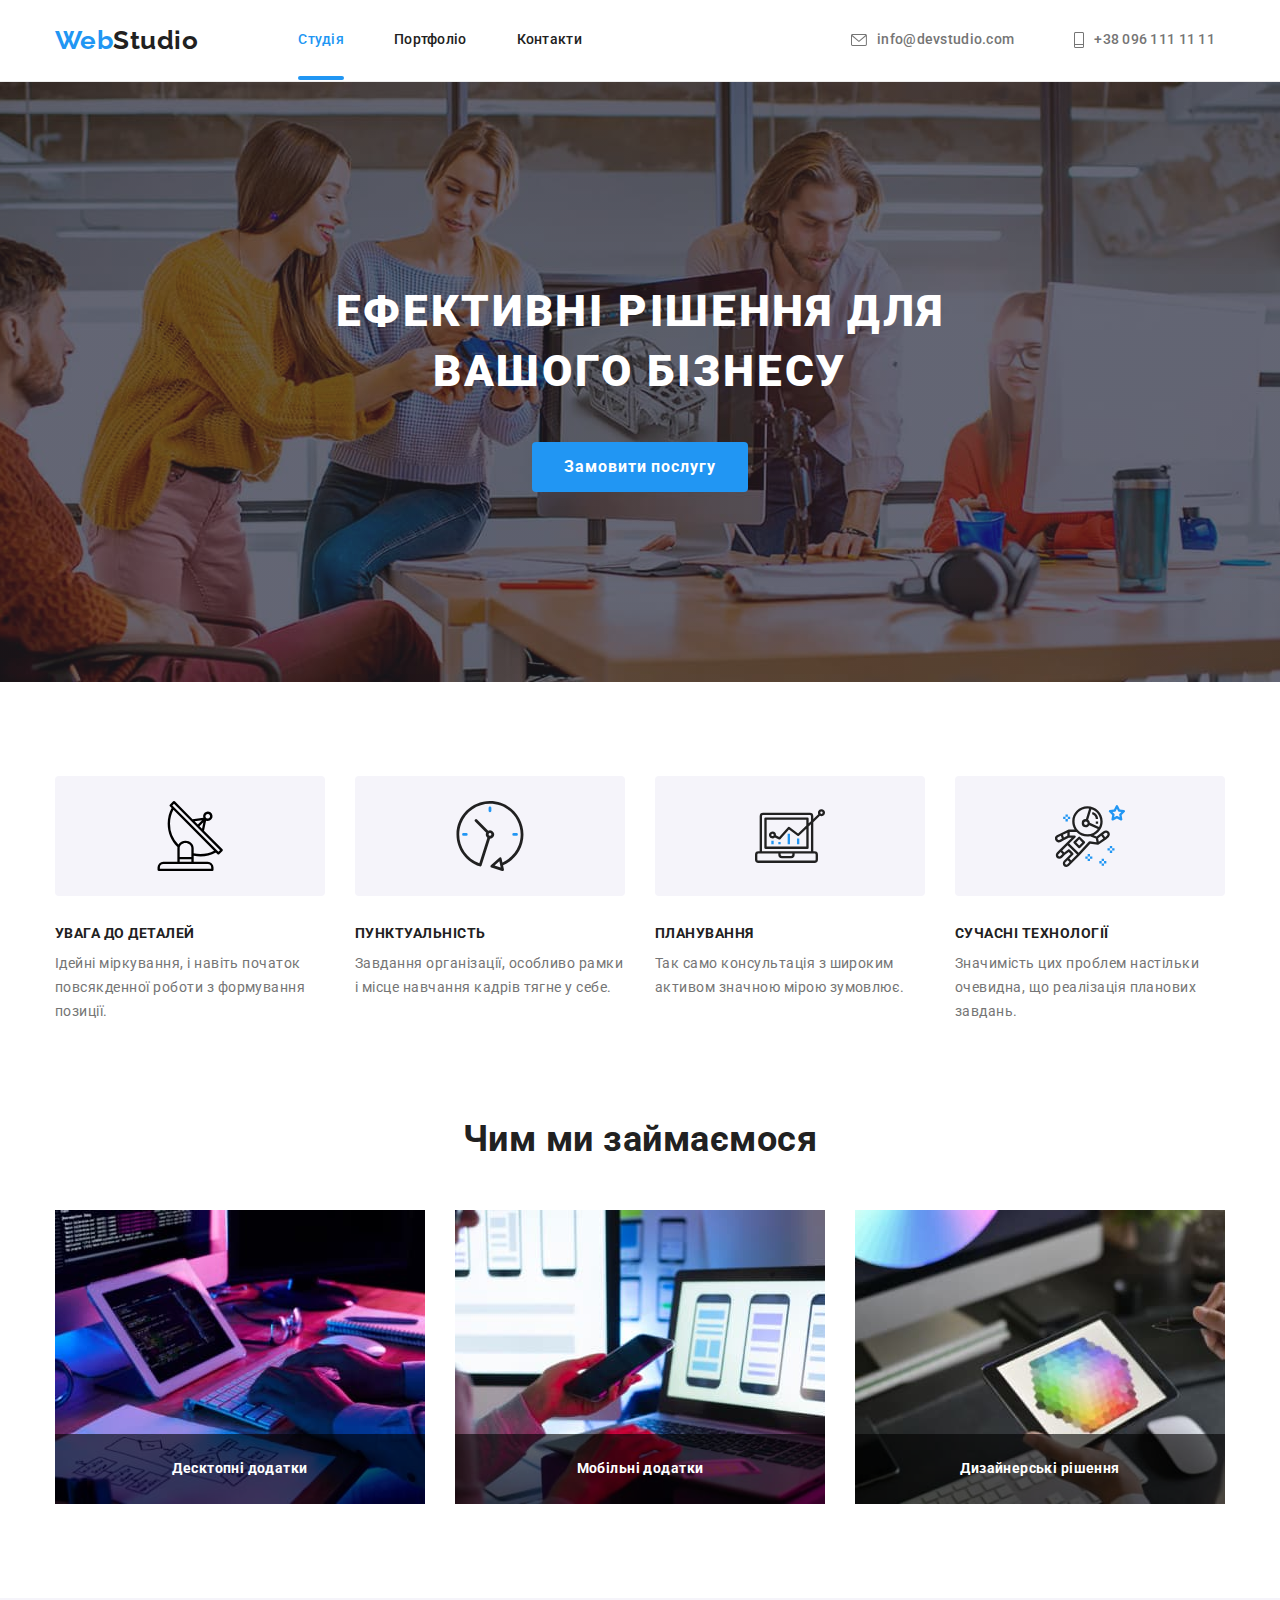
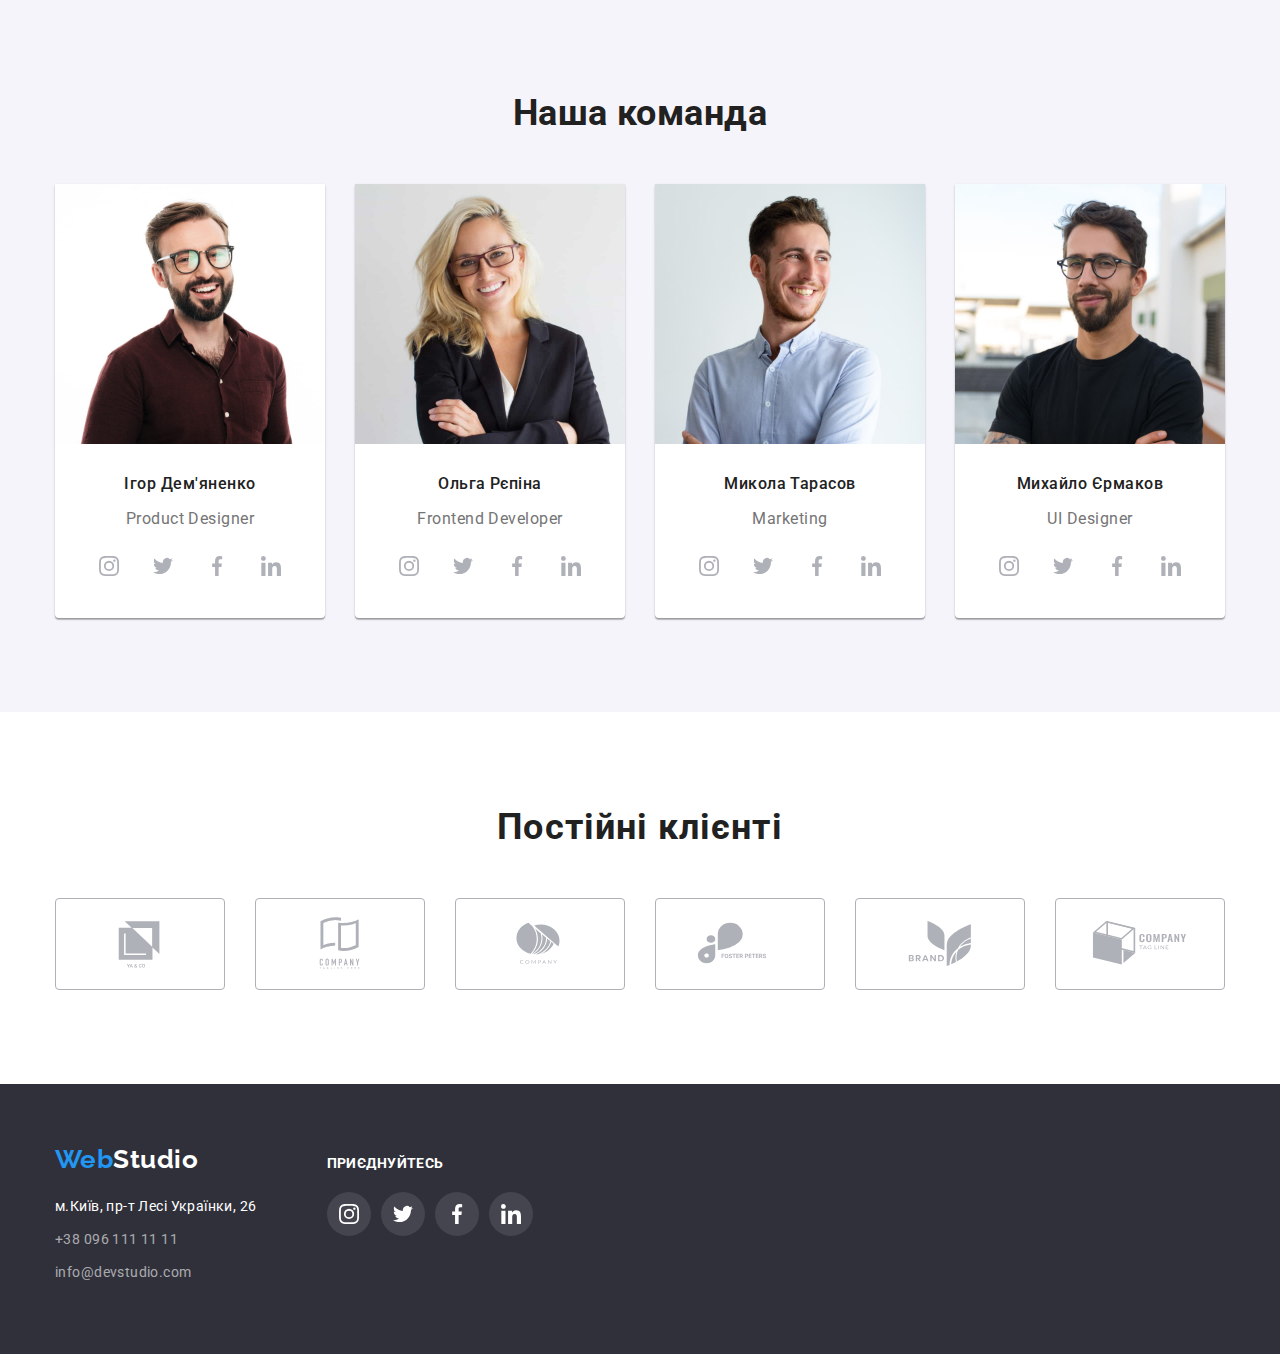
<file: index.html>
<!DOCTYPE html>
<html lang="en">
<head>
    <meta charset="UTF-8">
    <meta http-equiv="X-UA-Compatible" content="IE=edge">
    <meta name="viewport" content="width=device-width, initial-scale=1.0">
    <title>Document</title>
    <link rel="stylesheet" href="https://cdnjs.cloudflare.com/ajax/libs/modern-normalize/1.1.0/modern-normalize.min.css">
    <link rel="stylesheet" href="./css/styles.css">
    <link rel="preconnect" href="https://fonts.googleapis.com">
    <link rel="preconnect" href="https://fonts.gstatic.com" crossorigin>
    <link href="https://fonts.googleapis.com/css2?family=Raleway:wght@700&family=Roboto:wght@400;500;700;900&display=swap" rel="stylesheet">
</head>
</body>
<header class="page-header">
    <div class="container header-container">
    <nav class="site-nav">
        <a class="logo" href="./index.html"> <span class="logo-accent">Web</span><span class="logo-primary">Studio</span></a>
        <ul class="site-nav-list">
            <li class="contact-nav-link">
                <a class="link current" href="./index.html">Студія</a>
            </li>
            <li class="contact-nav-link">
                <a class="link" href="./portfolio.html">Портфоліо</a>
            </li>
            <li class="contact-nav-link">
                <a class="link" href="#">Контакти</a>
            </li>
        </ul>
    </nav>
    <ul class="contacts">
        <li class="contact-nav">
            <a class="contact-link" href="email:info@devstudio.com">
                <svg class="icon-contact" width="16" height="12">
                    <use href="./images/symbol-defs.svg#icon-email"></use>
                </svg>
                info@devstudio.com
            </a>
        </li>
        <li class="contact-nav">
            <a class="contact-link" href="tel:+380961111111">
                <svg class="icon-contact" width="10" height="16">
                    <use href="./images/symbol-defs.svg#icon-telefon"></use>
                </svg>
                +38 096 111 11 11
            </a>
        </li>
    </ul>
    </div>
</header> 
<main class="page-main">
    <section class="hero">
        <div class="container container-center">
            <h1 class="center">Ефективні рішення для <br> вашого бізнесу</h1>
            <button data-modal-open class="button" type="button">Замовити послугу</button>
                </div>
            </div>
        </div>
    </section>
    <section class="section">
        <div class="container">
            <ul class="benefits-container">
                <li class="benefits-compani">
                    <div class="block">
                        <svg class="icon-benefits" width="70" height="70">
                            <use href="./images/symbol-defs.svg#icon-Vector"></use>
                        </svg> 
                    </div>
                    <h3 class="benefits-title">УВАГА ДО ДЕТАЛЕЙ</h3>
                    <p class="benefits-text">Ідейні міркування, і навіть початок повсякденної роботи з формування позиції.</p>
                </li>
    
                <li class="benefits-compani"> 
                    <div class="block">
                        <svg class="icon-benefits" width="70" height="70">
                            <use href="./images/symbol-defs.svg#icon-clock"></use>
                        </svg>
                    </div>
                    <h3 class="benefits-title">ПУНКТУАЛЬНІСТЬ</h3>
                    <p class="benefits-text">Завдання організації, особливо рамки і місце навчання кадрів тягне у себе.</p>
                </li>
                <li class="benefits-compani">
                    <div class="block">
                        <svg class="icon-benefits" width="70" height="70">
                            <use href="./images/symbol-defs.svg#icon-diagram"></use>
                        </svg>
                    </div>
                    <h3 class="benefits-title">ПЛАНУВАННЯ</h3>
                    <p class="benefits-text">Так само консультація з широким активом значною мірою зумовлює.</p>
                </li>
                <li class="benefits-compani">
                    <div class="block">
                        <svg class="icon-benefits" width="70" height="70">
                            <use href="./images/symbol-defs.svg#icon-astronaut"></use>
                        </svg>
                    </div>
                    <h3 class="benefits-title">СУЧАСНІ ТЕХНОЛОГІЇ</h3>
                    <p class="benefits-text">Значимість цих проблем настільки очевидна, що реалізація планових завдань.</p>
                </li>
            </ul>
        </div>
    </section>
<section class="foto-work">
    <div class="container">
        <h2 class="title">Чим ми займаємося</h2>
        <ul class="title-container">
            <li class="work-foto">
                <img class="section-foto" src="./images/IMG/img.jpg" alt="foto text taping" width="370">
                <div class="description">
                    Десктопні додатки
                </div>
            </li>
            <li class="work-foto">
                <img class="section-foto" src="./images/IMG/img1.jpg" alt="foto aplication apoading" width="370">
                <div class="description">
                    Мобільні додатки
                </div>
            </li>
            <li class="work-foto">
                <img class="section-foto" src="./images/IMG/img2.jpg" alt="foto tablet graffics" width="370">
                <div class="description">
                    Дизайнерські рішення
                </div>
            </li>
        </ul>
    </div>
</section>
<section class="work">
    <div class="container">
        <h2 class="title">Наша команда</h2>
        <ul class="work-container">
            <li class="personal">
                <img class="section-img" src="./images/comand/img.jpg" alt="foto Дем'яненко" width="270">
                <div class="job">
                    <h3 class="section-title">Ігор Дем'яненко</h3>
                    <p class="section-text">Product Designer</p>
                    <ul class="social-list">
                        <li class="icon-social" >
                            <a class="icon-item-link" href="#">
                                <svg class="icon" width="20" height="20">
                                    <use href="./images/symbol-defs.svg#icon-instagram"></use>
                                </svg>
                            </a>
                        </li>
                        <li class="icon-social" >
                            <a class="icon-item-link" href="#">
                                <svg class="icon" width="20" height="20">
                                    <use href="./images/symbol-defs.svg#icon-twitter"></use>
                                </svg>
                            </a>
                        </li>
                        <li class="icon-social" >
                            <a class="icon-item-link" href="#">
                                <svg class="icon" width="20" height="20"> 
                                    <use href="./images/symbol-defs.svg#icon-facebook"></use>
                                </svg>
                            </a>
                        </li>
                        <li class="icon-social" >
                            <a class="icon-item-link" href="#">
                                <svg class="icon" width="20" height="20">
                                    <use href="./images/symbol-defs.svg#icon-linkedin"></use>
                                </svg>
                            </a>
                        </li>
                    </ul>
                </div>
            </li>
            <li class="personal">
                <img class="section-img" src="./images/comand/img1.jpg" alt="foto Рєпіна" width="270">
                <div class="job">
                    <h3 class="section-title">Ольга Рєпіна</h3>
                    <p class="section-text">Frontend Developer</p>
                    <ul class="social-list">
                        <li class="icon-social" >
                            <a class="icon-item-link" href="#">
                                <svg class="icon" width="20" height="20">
                                    <use href="./images/symbol-defs.svg#icon-instagram"></use>
                                </svg>
                            </a>
                        </li>
                        <li class="icon-social" >
                            <a class="icon-item-link" href="#">
                                <svg class="icon" width="20" height="20">
                                    <use href="./images/symbol-defs.svg#icon-twitter"></use>
                                </svg>
                            </a>
                        </li>
                        <li class="icon-social" >
                            <a class="icon-item-link" href="#">
                                <svg class="icon" width="20" height="20"> 
                                    <use href="./images/symbol-defs.svg#icon-facebook"></use>
                                </svg>
                            </a>
                        </li>
                        <li class="icon-social" >
                            <a class="icon-item-link" href="#">
                                <svg class="icon" width="20" height="20">
                                    <use href="./images/symbol-defs.svg#icon-linkedin"></use>
                                </svg>
                            </a>
                        </li>
                    </ul>
                </div>
            </li>
            <li class="personal">
                <img class="section-img" src="./images/comand/img2.jpg" alt="foto Тарасов" width="270">
                <div class="job">
                    <h3 class="section-title">Микола Тарасов</h3>
                    <p class="section-text">Marketing</p>
                    <ul class="social-list">
                        <li class="icon-social" >
                            <a class="icon-item-link" href="#">
                                <svg class="icon" width="20" height="20">
                                    <use href="./images/symbol-defs.svg#icon-instagram"></use>
                                </svg>
                            </a>
                        </li>
                        <li class="icon-social" >
                            <a class="icon-item-link" href="#">
                                <svg class="icon" width="20" height="20">
                                    <use href="./images/symbol-defs.svg#icon-twitter"></use>
                                </svg>
                            </a>
                        </li>
                        <li class="icon-social" >
                            <a class="icon-item-link" href="#">
                                <svg class="icon" width="20" height="20"> 
                                    <use href="./images/symbol-defs.svg#icon-facebook"></use>
                                </svg>
                            </a>
                        </li>
                        <li class="icon-social" >
                            <a class="icon-item-link" href="#">
                                <svg class="icon" width="20" height="20">
                                    <use href="./images/symbol-defs.svg#icon-linkedin"></use>
                                </svg>
                            </a>
                        </li>
                    </ul>
                </div>
            </li>
            <li class="personal">
                <img class="section-img" src="./images/comand/img3.jpg" alt="foto Єрмаков" width="270">
                <div class="job">
                    <h3 class="section-title">Михайло Єрмаков</h3>
                    <p class="section-text">UI Designer</p>
                    <ul class="social-list">
                        <li class="icon-social" >
                            <a class="icon-item-link" href="#">
                                <svg class="icon" width="20" height="20">
                                    <use href="./images/symbol-defs.svg#icon-instagram"></use>
                                </svg>
                            </a>
                        </li>
                        <li class="icon-social" >
                            <a class="icon-item-link" href="#">
                                <svg class="icon" width="20" height="20">
                                    <use href="./images/symbol-defs.svg#icon-twitter"></use>
                                </svg>
                            </a>
                        </li>
                        <li class="icon-social" >
                            <a class="icon-item-link" href="#">
                                <svg class="icon" width="20" height="20"> 
                                    <use href="./images/symbol-defs.svg#icon-facebook"></use>
                                </svg>
                            </a>
                        </li>
                        <li class="icon-social" >
                            <a class="icon-item-link" href="#">
                                <svg class="icon" width="20" height="20">
                                    <use href="./images/symbol-defs.svg#icon-linkedin"></use>
                                </svg>
                            </a>
                        </li>
                    </ul>
                </div>
            </li>
        </ul></div>
</section>
<section class="client">
    <div class="conteiner">
        <h3 class="client-permanent">Постійні клієнті</h3>
        <ul class="name-client">
            <li class="logo-client">
                <a class="icon-logo-client" href="">
                    <svg class="icon-logo" width="106" height="60">
                    <use href="./images/symbol-defs.svg#icon-Logo"></use>
                    </svg>
                </a>
            </li>
            <li class="logo-client">
                <a class="icon-logo-client" href="">
                    <svg class="icon-logo" width="106" height="60">
                        <use href="./images/symbol-defs.svg#icon-Logo-1"></use>
                    </svg>
                </a>
            </li>
            <li class="logo-client">
                <a class="icon-logo-client" href="">
                    <svg class="icon-logo" width="106" height="60">
                        <use href="./images/symbol-defs.svg#icon-Logo-2"></use>
                    </svg>
                </a>
            </li>
            <li class="logo-client">
                <a class="icon-logo-client" href="">
                    <svg class="icon-logo" width="106" height="60">
                        <use href="./images/symbol-defs.svg#icon-Logo-3"></use>
                    </svg>
                </a>
            </li>
            <li class="logo-client">
                <a class="icon-logo-client" href="">
                    <svg class="icon-logo" width="106" height="60">
                        <use href="./images/symbol-defs.svg#icon-Logo-4"></use>
                    </svg>
                </a>
            </li>
            <li class="logo-client">
                <a class="icon-logo-client" href="">
                    <svg class="icon-logo" width="106" height="60">
                    <use href="./images/symbol-defs.svg#icon-Logo-5"></use>
                </svg>
            </a>
            </li>
        </ul>
    </div>
</section>
</main>
<footer class="footer">
    <div class="container footer-container">
        <div class="footer-address-box">
            <a class="logo logo-footer" href="./index.html"> <span class="logo-accent">Web</span><span class="logo-primary">Studio</span></a>    
        <address>
        <ul class="contact">
            <li class="contact-footer">
                <a class="footer-link footer-address" href="https://goo.gl/maps/YLcZyGkc4DeghfoG7" target="_blank" rel="noopener noreferrer nofollow">м.Київ, пр-т Лесі Українки, 26</a>
            </li> 
            <li class="contact-footer">
                <a class="footer-link" href="tel:+380961111111">+38 096 111 11 11</a>
            </li>
            <li class="contact-footer">
                <a class="footer-link footer-link-emeil" href="emeil:info@devstudio.com">info@devstudio.com</a>
            </li>
        </ul>
        </div>
        <div class="footer-social-box">
            <p class="item-footer">Приєднуйтесь</h3>
            <ul class="social-footer list">
                <li class="icon-social" >
                    <a class="icon-footer-link" href="#" target="_blank" rel="noreferrer noopener">
                        <svg class="icon-footer" width="20" height="20">
                            <use href="./images/symbol-defs.svg#icon-instagram"></use>
                        </svg>
                    </a>
                </li>
                <li class="icon-social" >
                    <a class="icon-footer-link" href="#" target="_blank" rel="noreferrer noopener">
                        <svg class="icon-footer" width="20" height="20">
                            <use href="./images/symbol-defs.svg#icon-twitter"></use>
                        </svg>
                    </a>
                </li>
                <li class="icon-social" >
                    <a class="icon-footer-link" href="#" target="_blank" rel="noreferrer noopener">
                        <svg class="icon-footer" width="20" height="20"> 
                            <use href="./images/symbol-defs.svg#icon-facebook"></use>
                        </svg>
                    </a>
                </li>
                <li class="icon-social" >
                    <a class="icon-footer-link" href="#" target="_blank" rel="noreferrer noopener">
                        <svg class="icon-footer" width="20" height="20">
                            <use href="./images/symbol-defs.svg#icon-linkedin"></use>
                        </svg>
                    </a>
                </li>
            </ul>
        </div>
        </address>
    </div>
</footer>

<div class="backdrop is-hidden" data-modal>
    <div class="modal">
        <button class="button-modal" type="button" data-modal-close>
            <svg class="icon-close" width="11" height="11">
                <use href="./images/icon/symbol-defs.svg#icon-Close"></use>
            </svg>
        </button>
    </div>
</div>

<script src="./js/modal.js"></script>
</body>
</html>
</file>
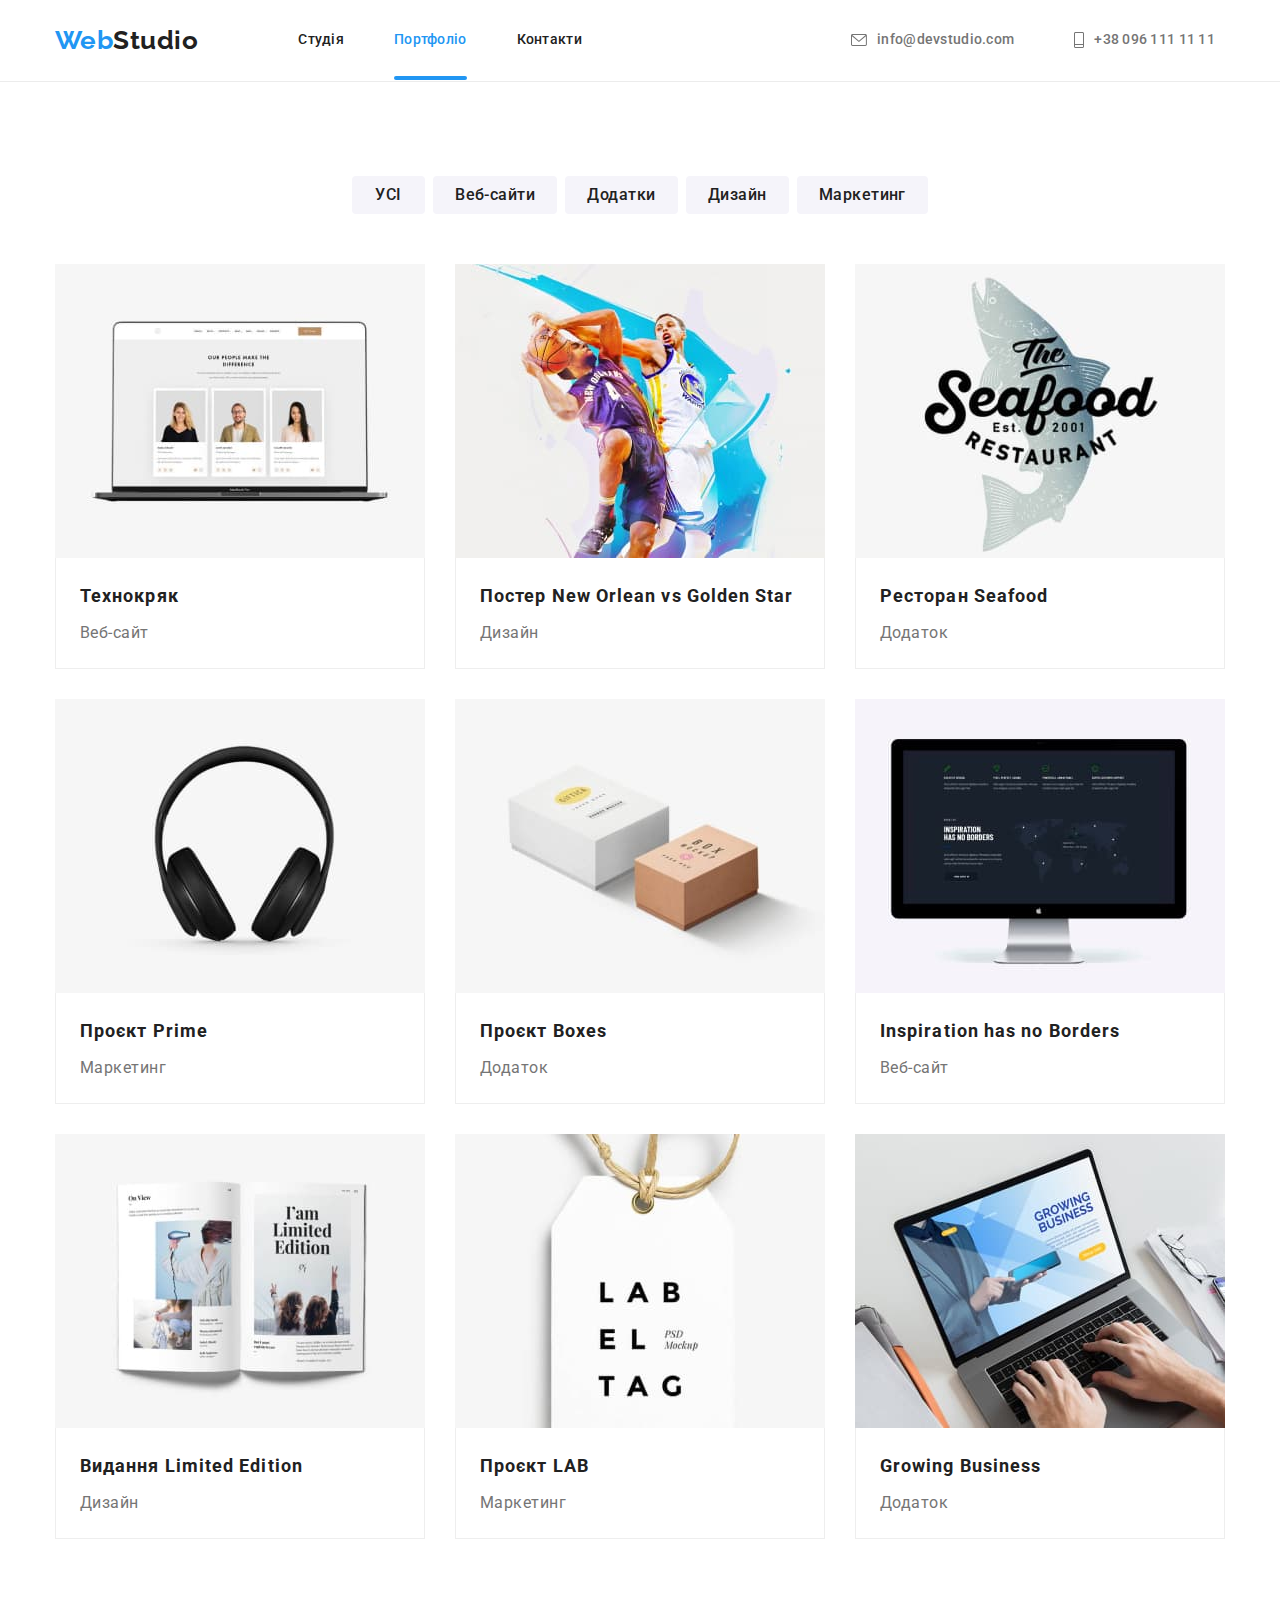
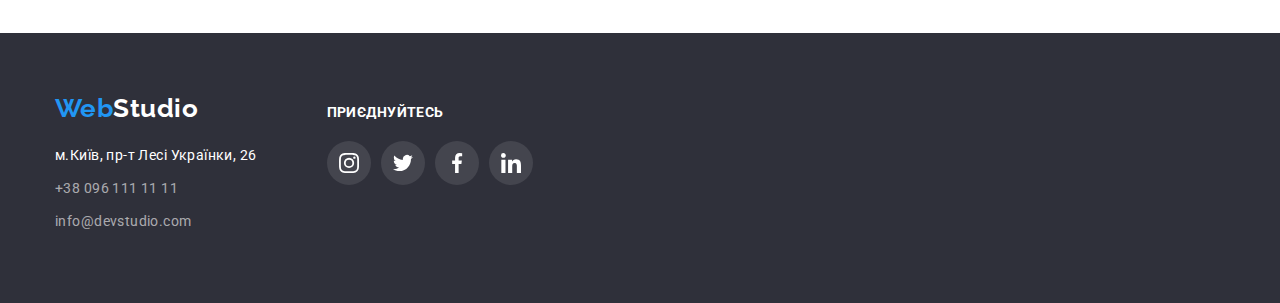
<file: portfolio.html>
<!DOCTYPE html>
<html lang="en">
<head>
    <meta charset="UTF-8">
    <meta http-equiv="X-UA-Compatible" content="IE=edge">
    <meta name="viewport" content="width=device-width, initial-scale=1.0">
    <title>Document</title>
    <link rel="stylesheet" href="https://cdnjs.cloudflare.com/ajax/libs/modern-normalize/1.1.0/modern-normalize.min.css">
    <link rel="stylesheet" href="./css/styles.css">
    <link rel="preconnect" href="https://fonts.googleapis.com">
    <link rel="preconnect" href="https://fonts.gstatic.com" crossorigin>
    <link href="https://fonts.googleapis.com/css2?family=Raleway:wght@700&family=Roboto:wght@400;500;700;900&display=swap" rel="stylesheet">
</head>
<body>
    <header class="page">
        <div class="container header-container">
            <nav class="site-nav">
                <a class="logo" href="./index.html"> <span class="logo-accent">Web</span><span class="logo-primary">Studio</span></a>
                <ul class="site-nav-list">
                    <li class="contact-nav-link">
                        <a class="link" href="./index.html">Студія</a>
                    </li>
                    <li class="contact-nav-link">
                        <a class="link current" href="./portfolio.html">Портфоліо</a>
                    </li>
                    <li class="contact-nav-link">
                        <a class="link" href="#">Контакти</a>
                    </li>
                </ul>
            </nav>
            <ul class="contacts">
                <li class="contact-nav">
                    <a class="contact-link" href="email:info@devstudio.com">
                        <svg class="icon-contact" width="16" height="12">
                            <use href="./images/symbol-defs.svg#icon-email"></use>
                        </svg>
                        info@devstudio.com
                    </a>
                </li>
                <li class="contact-nav">
                    <a class="contact-link" href="tel:+380961111111">
                        <svg class="icon-contact" width="10" height="16">
                            <use href="./images/symbol-defs.svg#icon-telefon"></use>
                        </svg>
                        +38 096 111 11 11
                    </a>
                </li>
            </ul>
            </div>
    </header>
    <main class="page-main">
        <section class="general">
            <div class="container">
                <ul class="features">
                    <li class="features-link">
                        <button class="link-button" type="button">УСІ</button>
                    </li>
                    <li class="features-link">
                        <button class="link-button" type="button">Веб-сайти</button>
                    </li>
                    <li class="features-link">
                        <button class="link-button" type="button">Додатки</button>
                    </li>
                    <li class="features-link">
                        <button class="link-button" type="button">Дизайн</button>
                    </li>
                    <li class="features-link">
                        <button class="link-button" type="button">Маркетинг</button>
                    </li>
                </ul> 
                <ul class="projects">
                    <li class="different-project">
                        <a class="different-project-link" href="">
                            <div class="img-wrapper">
                                <img class="projects-img" src="./images/portfolio/laptop.jpg" alt="laptop" width="270">
                            <div class="project-dasckription">
                                Ресурс пропонує комплексні пропозиції з різним рівнем функціоналу та сервісів. Все це дозволить відвідувачу отримати вичерпні відомості про компанію чи приватну особу.
                            </div>
                            </div>
                            <div class="different-projects">
                                <h2 class="projects-title">Технокряк</h2>
                                <p class="projects-text">Веб-сайт</p>
                            </div>
                        </a>
                    </li>
                    <li class="different-project">
                        <a class="different-project-link" href="">
                            <div class="img-wrapper">
                            <img class="projects-img" src="./images/portfolio/sport.jpg" alt="sport" width="270">
                            <div class="project-dasckription">
                                Ресурс пропонує комплексні пропозиції з різним рівнем функціоналу та сервісів. Все це дозволить відвідувачу отримати вичерпні відомості про компанію чи приватну особу.
                            </div>
                            </div>
                        <div class="different-projects">
                            <h2 class="projects-title">Постер New Orlean vs Golden Star</h2>
                            <p class="projects-text">Дизайн</p>  
                        </div>
                        </a>
                    </li>
                    <li class="different-project">
                    <a class="different-project-link" href="">
                        <div class="img-wrapper">
                        <img class="projects-img" src="./images/portfolio/logo-restaurant.jpg" alt="logo-restaurant" width="270">
                        <div class="project-dasckription">
                                Ресурс пропонує комплексні пропозиції з різним рівнем функціоналу та сервісів. Все це дозволить відвідувачу отримати вичерпні відомості про компанію чи приватну особу.
                            </div>
                            </div>
                        <div class="different-projects">
                            <h2 class="projects-title">Ресторан Seafood</h2>
                            <p class="projects-text">Додаток</p>
                        </div>
                    </a>
                    </li>
                    <li class="different-project">
                        <a class="different-project-link" href="">
                            <div class="img-wrapper">
                            <img class="projects-img" src="./images/portfolio/headphones.jpg" alt="headphones" width="270">
                            <div class="project-dasckription">
                                Ресурс пропонує комплексні пропозиції з різним рівнем функціоналу та сервісів. Все це дозволить відвідувачу отримати вичерпні відомості про компанію чи приватну особу.
                            </div>
                            </div>
                        <div class="different-projects">
                            <h2 class="projects-title">Проєкт Prime</h2>
                            <p class="projects-text">Маркетинг</p> 
                        </div>
                        </a>
                    </li>
                    <li class="different-project">
                        <a class="different-project-link" href="">
                            <div class="img-wrapper">
                            <img class="projects-img" src="./images/portfolio/open-box.jpg" alt="open-box" width="270">
                            <div class="project-dasckription">
                                Ресурс пропонує комплексні пропозиції з різним рівнем функціоналу та сервісів. Все це дозволить відвідувачу отримати вичерпні відомості про компанію чи приватну особу.
                            </div>
                            </div>
                        <div class="different-projects">
                            <h2 class="projects-title">Проєкт Boxes</h2>
                            <p class="projects-text">Додаток</p>  
                        </div>
                        </a>
                    </li>
                    <li class="different-project">
                        <a class="different-project-link" href="">
                            <div class="img-wrapper">
                            <img class="projects-img" src="./images/portfolio/desktop.jpg" alt="desktop" width="270">
                            <div class="project-dasckription">
                                Ресурс пропонує комплексні пропозиції з різним рівнем функціоналу та сервісів. Все це дозволить відвідувачу отримати вичерпні відомості про компанію чи приватну особу.
                            </div>
                            </div>
                        <div class="different-projects">
                            <h2 class="projects-title">Inspiration has no Borders</h2>
                            <p class="projects-text">Веб-сайт</p>
                        </div>
                        </a>
                    </li>
                    <li class="different-project">
                        <a class="different-project-link" href="">
                            <div class="img-wrapper">
                            <img class="projects-img" src="./images/portfolio/book.jpg" alt="book" width="270">
                            <div class="project-dasckription">
                                Ресурс пропонує комплексні пропозиції з різним рівнем функціоналу та сервісів. Все це дозволить відвідувачу отримати вичерпні відомості про компанію чи приватну особу.
                            </div>
                            </div>
                        <div class="different-projects">
                            <h2 class="projects-title">Видання Limited Edition</h2>
                            <p class="projects-text">Дизайн</p>
                        </div>
                        </a>
                    </li>
                    <li class="different-project">
                        <a class="different-project-link" href="">
                            <div class="img-wrapper">
                            <img class="projects-img" src="./images/portfolio/lab.jpg" alt="lab" width="270">
                            <div class="project-dasckription">
                                Ресурс пропонує комплексні пропозиції з різним рівнем функціоналу та сервісів. Все це дозволить відвідувачу отримати вичерпні відомості про компанію чи приватну особу.
                            </div>
                            </div>
                        <div class="different-projects">
                            <h2 class="projects-title">Проєкт LAB</h2>
                            <p class="projects-text">Маркетинг</p> 
                        </div>
                        </a>
                    </li>
                    <li class="different-project">
                        <a class="different-project-link" href="">
                            <div class="img-wrapper">
                            <img class="projects-img" src="./images/portfolio/tapping-text.jpg" alt="tapping-text" width="270">
                            <div class="project-dasckription">
                                Ресурс пропонує комплексні пропозиції з різним рівнем функціоналу та сервісів. Все це дозволить відвідувачу отримати вичерпні відомості про компанію чи приватну особу.
                            </div>
                            </div>
                        <div class="different-projects">
                            <h2 class="projects-title">Growing Business</h2>
                            <p class="projects-text">Додаток</p>
                        </div>
                        </a>
                    </li>
                </ul>
            </div>
        </section>
    </main>
    <footer class="footer">
        <div class="container footer-container">
            <div class="footer-address-box">
                <a class="logo logo-footer" href="./index.html"> <span class="logo-accent">Web</span><span class="logo-primary">Studio</span></a>    
            <address>
            <ul class="contact">
                <li class="contact-footer">
                    <a class="footer-link footer-address" href="https://goo.gl/maps/YLcZyGkc4DeghfoG7" target="_blank" rel="noopener noreferrer nofollow">м.Київ, пр-т Лесі Українки, 26</a>
                </li> 
                <li class="contact-footer">
                    <a class="footer-link" href="tel:+380961111111">+38 096 111 11 11</a>
                </li>
                <li class="contact-footer">
                    <a class="footer-link footer-link-emeil" href="emeil:info@devstudio.com">info@devstudio.com</a>
                </li>
            </ul>
            </div>
            <div class="footer-social-box">
                <p class="item-footer">Приєднуйтесь</h3>
                <ul class="social-footer list">
                    <li class="icon-social" >
                        <a class="icon-footer-link" href="#" target="_blank" rel="noreferrer noopener">
                            <svg class="icon-footer" width="20" height="20">
                                <use href="./images/symbol-defs.svg#icon-instagram"></use>
                            </svg>
                        </a>
                    </li>
                    <li class="icon-social" >
                        <a class="icon-footer-link" href="#" target="_blank" rel="noreferrer noopener">
                            <svg class="icon-footer" width="20" height="20">
                                <use href="./images/symbol-defs.svg#icon-twitter"></use>
                            </svg>
                        </a>
                    </li>
                    <li class="icon-social" >
                        <a class="icon-footer-link" href="#" target="_blank" rel="noreferrer noopener">
                            <svg class="icon-footer" width="20" height="20"> 
                                <use href="./images/symbol-defs.svg#icon-facebook"></use>
                            </svg>
                        </a>
                    </li>
                    <li class="icon-social" >
                        <a class="icon-footer-link" href="#" target="_blank" rel="noreferrer noopener">
                            <svg class="icon-footer" width="20" height="20">
                                <use href="./images/symbol-defs.svg#icon-linkedin"></use>
                            </svg>
                        </a>
                    </li>
                </ul>
            </div>
            </address>
        </div>
    </footer>
    
</body>
</html>
</file>
<file: css/styles.css>
:root {
    --primary-text-color: #212121;
    --title-text-color: #757575;
    --accent-color: #2196f3;
    --primary-white-color: #FFFFFF;
    }
    
    h1, h2, h3, h4 {
    margin: 0;
    }
    
    ul, li, p {
    margin: 0;
    padding: 0;
    }
    
    
    body {
        margin: 0;
        background-color: var(--primary-white-color);
        color: var(--primary-text-color);
    
        font-family: Roboto, sans-serif;
        letter-spacing: 0.03em;}
    
    ul {
        list-style: none;}
    
    .container {
        width: 1200px;
        margin: 0 auto;
        padding: 0 15px;
    }
    
    .header-container {
        display: flex;
        justify-content: space-between;
    }
    
    .page-header {
        border-bottom: 1px solid #ECECEC;
    }
    
    .page {
        border-bottom: 1px solid #ECECEC;
    }
    
    .logo {
        display: block;
        margin-right: 50px;
        padding: 25px 0px;
    
        font-family: Raleway, sans-serif;
        font-weight: 700;
        font-size: 26px;
        line-height: 1.19;
        text-decoration: none;
    }
    
    .logo-accent {
        color: var(--accent-color);}
    
    .logo-primary {
        color: var(--primary-text-color);
    }
    
    .site-nav a {
        display: inline-block;
        color: var(--primary-text-color)}
    
    .link {
        font-family: Roboto;
        font-size: 14px;
        font-weight: 500;
        line-height: 1.14;
        letter-spacing: 0.02em;
        text-align: left;

        transition: color 250ms cubic-bezier(0.4, 0, 0.2, 1);
    }
    
    .link:hover,
    .link:focus  {
        color: var(--accent-color);
    }
    
    .site-nav {
        display: flex;
    }
    
    .site-nav-list {
        display: flex;
        align-items: center;
        margin: 0px 50px;
        
    }
    
    
    .site-nav .link {
        text-decoration: none;
    }
    
     .contact-nav-link {
        margin-right: 50px;
        position: relative;
     }
    
     .site-nav-list .link {
        padding: 32px 0;
     }
    
     .site-nav-list .link.current {
        color: var(--accent-color);
     }
    
     .contact-nav-link:last-child{
        margin-right: 0;
     } 
     .current::after {
        content: '';
        position: absolute;
        display: block;
        width: 100%;
        height: 4px;
        background-color:  var(--accent-color);
        border-radius: 2px;
        margin-top: 28px;
        
    
    }
    
    .current :hover::after,
    .current :focus::after {
        transform: scaleX(1);
    } 
    
    
    .contacts {
        display: inline-flex;
        align-items: center;
    }
    .contact-nav {
        display: flex;
        margin-right: 50px;
        align-items: center;
    }
    
    .contact-nav:last-child {
        margin-right: 0;
    }
    
    .contact-link {
        display: flex;
        font-style: normal;
        text-decoration: none;
        align-items: center;
        color: var(--title-text-color);

        font-size: 14px;
        font-weight: 500;
        line-height: 1.14;
        letter-spacing: 0.02em;

        margin-right: 10px;

        
        transition: color 250ms cubic-bezier(0.4, 0, 0.2, 1);
        }

        .contact-link:hover,
        .contact-link:focus  {
        color: var(--accent-color);
        fill: var(--accent-color);  
    }
    
    .icon-contact {
        margin-right: 10px;
        fill: currentColor;
    }
        .contact-link:hover.icon-contact,
        .contact-link:focus.icon-contact  {
        fill: var(--accent-color);  
    }

    
    .icon {
        width: 20px;
        height: 20px;
        fill: #AFB1B8;
        transition: fill 250ms cubic-bezier(0.4, 0, 0.2, 1); 
    }
    
    .hero {
        padding-top: 200px;
        padding-bottom: 200px;
    
        background-color: #2F303A;
        text-align: center;
    
        max-width: 1600px;
        height: 600px;
        margin-left: auto;
        margin-right: auto;
        background: linear-gradient(to right, rgba(47, 48, 58, 0.4), rgba(47, 48, 58, 0.4)), url(../images/hero/bg-hero.jpg);
        background-size: cover;
        background-repeat: no-repeat;
        background-position: center;
    
    }
    
    .center {
        display: block;
        margin-bottom: 40px;
    
        font-weight: 900;
        font-size: 44px;
        line-height: 1.36;
        letter-spacing: 0.06em;
        text-transform: uppercase;
        font-weight: 900;
        color: var(--primary-white-color);
        
    }
    
    .button {
        display: inline-block;
        padding: 10px 32px;
    
        color: var(--primary-white-color);
        background-color: var(--accent-color);
        border: none;
    
        font-weight: 700;
        font-size: 16px;
        line-height: 1.88;
        letter-spacing: 0.06em; 
        border-radius: 4px;}
    
    .button:hover,
    .button:focus {
        background-color: var(--accent-color);
        cursor: pointer;
    }
    
    .backdrop {
        position: fixed;
        top: 0;
        left: 0;
        width: 100%;
        height: 100%;
        background-color: rgba(0, 0, 0, 0.2);
    
        opacity: 1;
        transition: opacity 250ms cubic-bezier(0.4, 0, 0.2, 1);
    }
     .backdrop.is-hidden {
        opacity: 0;
        pointer-events: none;
        visibility: hidden;
     }
     .backdrop.is-hidden .modal{
        transform: translate(-50%, -50%) scale(0,9);
     }
     
     .modal {
        position: absolute;
        top: 50%;
        left: 50%;
        transform: translate(-50%, -50%);
    
        min-height: 581px;
        min-width: 528px;
        padding: 15px;

    
        background-color: var(--primary-white-color);
    
        transform: translate(-50%, -50%) scale(1);
    
        transition: transform 250ms cubic-bezier(0.4, 0, 0.2, 1);
        
     }
     .button-modal {
        position: absolute;
        top: 8px;
        right: 8px;
        width: 30px;
        height: 30px;

        display: flex;
        justify-content: center;
        align-items: center;

        border: 1px solid rgba(0, 0, 0, 0.1);
        border-radius: 50%;
        background-color: var(--primary-white-color);

     }

     .icon-close {
        position: absolute;
 
        cursor: pointer;
     }

    .header-container {
        display: flex;
    }

    .container-center {
        display: block;
    }
    
    .section {
        padding: 94px 0px;
        justify-content: space-between;
    }
    
    .benefits-container {
        display: flex;
    }
    
    .benefits-compani {
        flex-basis: calc((100% - 90px) / 4);
        justify-content: center;
        margin-right: 30px;   
    }
    
    .block {
        width: 270px;
        height: 120px;
        display: flex;
        justify-content: center;
        align-items: center;
        margin-bottom: 30px;  
      
    
      background-color: #F5F4FA;
      border-radius: 4px;
    }
    
    .benefits-compani:last-child{
        margin-right: 0;
    }
    
    .benefits {
        padding-top: 94px;
        padding-bottom: 114px;
        text-align: center;
    }
    
    .benefits-title {
        margin-bottom: 10px;
    
        font-weight: 700;
        font-size: 14px;
        line-height: 1.14;
        text-transform: uppercase;
    }
    
    .benefits-text {
        width: 270px;
        font-weight: 400;
        font-size: 14px;
        line-height: 1.71;
        color: var(--title-text-color);
    }
    .foto-work {
        padding-bottom: 94px;
    }
    .title {
        text-align: center;
    }
    
    .title-container {
        display: flex;
    }
    .work-foto {
        display: block;
        margin-right: 30px;
        position: relative;
    }
    .work-foto:nth-child(3n){
        margin-right: 0px;
    } 
    .section-foto {
        display: block;
        text-align: center;
        width: 370px;
        
    }
    
    .description {
        
        font-weight: 700;
        font-size: 14px;
        line-height: 1.14;
        letter-spacing: 0.03em;
        text-align: center;
        
    
        font-weight: 700;
        font-size: 14px;
        line-height: 1.14;
    
        display: flex;
        position: absolute;
        bottom: 0px;
        
        width: 370px;
        height: 70px;
        color: var(--primary-white-color);
        padding-top: 27px;
        padding-bottom: 27px;
        justify-content: center;
        background-color: rgba(0.18, 0.19, 0.23, 0.6);
    }
       
    .work {
        padding: 94px 0px ;
        background-color: #F5F4FA;
    }
    
    .work-container {
        display: flex;
        text-align: center;
    }
    
    .section-img {
        display: block;
        width: 270px;
    }
    
    .job {
        padding: 30px 10px;
    }
    .section-title {
        margin-bottom: 10px;
    
        font-weight: 500;
        font-size: 16px;
        line-height: 1.19;
        text-align: center;
    }
    
    .section-text {
        margin: 16px;
    
        font-size: 16px;
        line-height: 1.19;
        text-align: center;
        color: var(--title-text-color);
    }
    .social-list {
        display: flex;
        justify-content: center;
        align-items: center;
        
    }
    
    
    .icon-social {
        padding: 0;
        margin: 0;
        text-decoration: none;
    }


    
    .icon-item-link {
        display: flex;
        align-items: center;
        justify-content: center;
        width: 44px;
        height: 44px;
        border-radius: 50%;
        background-color: var(--primary-white-color);
        margin-right: 10px;
    
        transition: background-color 250ms cubic-bezier(0.4, 0, 0.2, 1);
    
    }
    
    .icon-item-link:hover .icon,
    .icon-item-link:focus .icon{
        fill: var(--primary-white-color);
    }

    .icon-item-link:hover,
    .icon-item-link:focus {
        background-color: var(--accent-color);
    }
    
    .personal {
        background-color: var(--primary-white-color);
        margin-right: 30px;
        box-shadow: 0px 1px 3px rgba(0, 0, 0, 0.12), 0px 1px 1px rgba(0, 0, 0, 0.14), 0px 2px 1px rgba(0, 0, 0, 0.2);
        border-radius: 0px 0px 4px 4px;
    }
    .personal:nth-child(4n) {
        margin-right: 0px;
    }
    
    .title {
        margin-bottom: 50px;
    
        font-weight: 700;
        font-size: 36px;
        line-height: 1.17;
        text-align: center;  
    }
    .projects {
        flex-wrap: wrap;
    }
    .projects-title {
        margin-bottom: 4px;
        color: var(--primary-text-color);
    
        font-weight: 700;
        font-size: 18px;
        line-height: 2;
        letter-spacing: 0.06em;
    }
    
    
    .projects-text {
        font-size: 16px;
        line-height: 1.88;
        color: var(--title-text-color)}
    
    .client {
        padding: 94px 0px;
        text-align: center;
        justify-content: center;
        align-items: center;
    }
    .client-permanent {
    margin-bottom: 50px;
    font-weight: 700;
    font-size: 36px;
    line-height: 42px;
    text-align: center;
    letter-spacing: 0.03em;
    color: var(--primary-text-color);
    }
    
    .name-client {
        display: flex;
        text-align: center;
        justify-content: center;
        align-items: center;
    }
    
    .logo-client {
        margin-right: 30px;
     
    }
    
    .icon-logo-client {
        display: inline-flex;
        align-items: center;
        justify-content: center;
        width: 170px;
        height: 92px;
        fill: #AFB1B8;
        border: 1px solid #AFB1B8;
        border-radius: 4px;
    
        transition: border 250ms cubic-bezier(0.4, 0, 0.2, 1), fill 250ms cubic-bezier(0.4, 0, 0.2, 1);
    }
    
    .icon-logo-client:hover,
    .icon-logo-client:focus {
        fill: var(--accent-color);
        border: 1px solid var(--accent-color);
        transition: fill 250ms cubic-bezier(0.4, 0, 0.2, 1);
    
    }
    
    
    .logo-client:nth-child(6) {
        margin-right: 0;
    }
    
        .logo-footer {
            padding: 0px;
            margin-bottom: 20px;
        }
        .footer {
        padding: 60px 0px;
        background-color: #2F303A;
        font-style: normal;
    }
    
    .footer .logo-primary {
        color: var(--primary-white-color);
    }
    .contact-footer {
        margin-bottom: 9px;
    }
    
    .footer-link:nth-child(2) {
        margin-bottom: 0;
      }
    
    .footer-link {
        display: block;
    
        color: rgba(255, 255, 255, 0.6);
        text-decoration: none;
        
        font-style: normal;
        font-weight: 400;
        font-size: 14px;
        line-height: 1.71;
        letter-spacing: 0.03em;
        transition: color 250ms cubic-bezier(0.4, 0, 0.2, 1);
    }
    
    .footer-link:hover,
    .footer-link:focus {
        color: var(--primary-white-color);
        color: var(--accent-color);}
        
    .footer-link-emeil{
        margin-bottom: 0;
    }
    .footer-address {
        display: block;
    
        color: var(--primary-white-color);
        text-decoration: none;
        
        font-style: normal;
        font-weight: 400;
        font-size: 14px;
        line-height: 1.71;
        letter-spacing: 0.03em;
    }
    .footer-address:hover,
    .footer-address:focus {
        color: var(--primary-white-color);
        color: var(--accent-color);}
    
        .general {
        padding: 94px 0px;
    }
    .social-footer {
        display: flex;
        align-items: baseline;
    }
    
    .item-footer {
        margin-bottom: 20px;
        display: block;
        text-decoration: none;
        font-weight: 700;
        font-size: 14px;
        line-height: 1.14;
        letter-spacing: 0.03em;
        text-transform: uppercase;
        
        color: var(--primary-white-color);
    }
    .icon-footer-link {
        display: flex;
        align-items: center;
        justify-content: center;
        width: 44px;
        height: 44px;
        border-radius: 50%;
        background-color: rgba(255, 255, 255, 0.1);
        margin-right: 10px;
    
        transition: background-color 250ms cubic-bezier(0.4, 0, 0.2, 1);
    
    }
    
    .icon-footer-link:hover,
    .icon-footer-link:focus {
        background-color: var(--accent-color);
    }
    
    .icon-footer {
        fill: var(--primary-white-color);
    }
    
    .features {
        display: flex;
        justify-content: center;
        margin-bottom: 50px;
        
    }
    
    .link-button {
        display: block;
        
        display: inline-block;
        padding: 6px 22px;
        min-width: 73px;
    
        font-family: 'Roboto';
        font-style: normal;
        font-weight: 500;
        font-size: 16px;
        line-height: 1.63;
        text-align: center;
        letter-spacing: 0.03em;
        font-family: inherit;
        color: var(--primary-text-color); 
        background-color: #F5F4FA;
        border-radius: 4px;
        border: none;
    
        transition: background-color 250ms cubic-bezier(0.4, 0, 0.2, 1), color 250ms cubic-bezier(0.4, 0, 0.2, 1), box-shadow 250ms cubic-bezier(0.4, 0, 0.2, 1);
    }
        
        
    .features .link-button:hover,
    .features .link-button:focus {
        /* color: var(--title-text-color); */
        color: var(--primary-white-color);
        background-color: var(--accent-color);
        box-shadow: 0px 1px 1px rgba(0, 0, 0, 0.12), 0px 4px 4px rgba(0, 0, 0, 0.06), 1px 4px 6px rgba(0, 0, 0, 0.16);
        cursor: pointer;}
    
    .features-link {
        margin-right: 8px;
    }
    .features-link:last-child {
        margin-right: 0;
    }
    
    .projects {
    display: flex;
    
    }
    
     .projects-img {
        display: block;
        width: 370px;
        height: auto;
        max-width: 100%;
    }
    .project-dasckription {
        font-weight: 400;
        font-size: 18px;
        line-height: 1.56;
        letter-spacing: 0.03em;
    
        display: flex;
        background-color:rgba(33, 150, 243, 0.9);
        color: var(--primary-white-color);
        position: absolute;
        top: 0;
        left: 0;
        width: 100%;
        height: 100%;
        padding: 63px 24px;
        transform: translateY(100%);
        transition: transform 250ms cubic-bezier(0.4, 0, 0.2, 1);
    
    }
    
    
    .different-project-link {
        display: block;
        text-decoration: none;
        transition: box-shadow 250ms cubic-bezier(0.4, 0, 0.2, 1);
        
    }
    .different-project-link:hover .project-dasckription,
    .different-project-link:focus .project-dasckription {
        transform: translateY(0); 
    }
    
    .different-project-link:hover,
    .different-project-link:focus{
        background: #FFFFFF;
        border: -1px solid #EEEEEE;
        box-shadow: 0px 1px 1px rgba(0, 0, 0, 0.12), 0px 4px 4px rgba(0, 0, 0, 0.06), 1px 4px 6px rgba(0, 0, 0, 0.16);
        transform: translateY(0);
    }
    
    .different-project {
        display: block;
        margin-right: 30px;
        margin-bottom: 30px;
        
    }
    
    .img-wrapper {
        position: relative;
        overflow: hidden;
    
    }
    .different-project:nth-child(n + 7) {
         margin-bottom: 0;
    }
    .different-project:nth-child(3n) {
        margin-right: 0px;
    }
    .different-projects {
        padding: 20px 24px;
        background: var(--primary-white-color);
        border: 1px solid #EEEEEE;
        border-top: none;
    }
    
    .footer-social-box {  
        margin-left: 70px;  
      }
    .footer-container {
        display: flex;
        align-items: baseline;
    }
      .item-footer {
        font-size: 14px;
        font-weight: 700;
        line-height: 1.14;
        letter-spacing: 0.03em;
        text-transform: uppercase;
        color: var(--primary-white-color);
      }
    .social-footer {
        display: flex;
    }
    
    .icon-social {
        width: 44px;
        height: 44px;
          
      }
      
      .icon-social:not(:first-child) {
        margin-left: 10px;
      }
</file>
